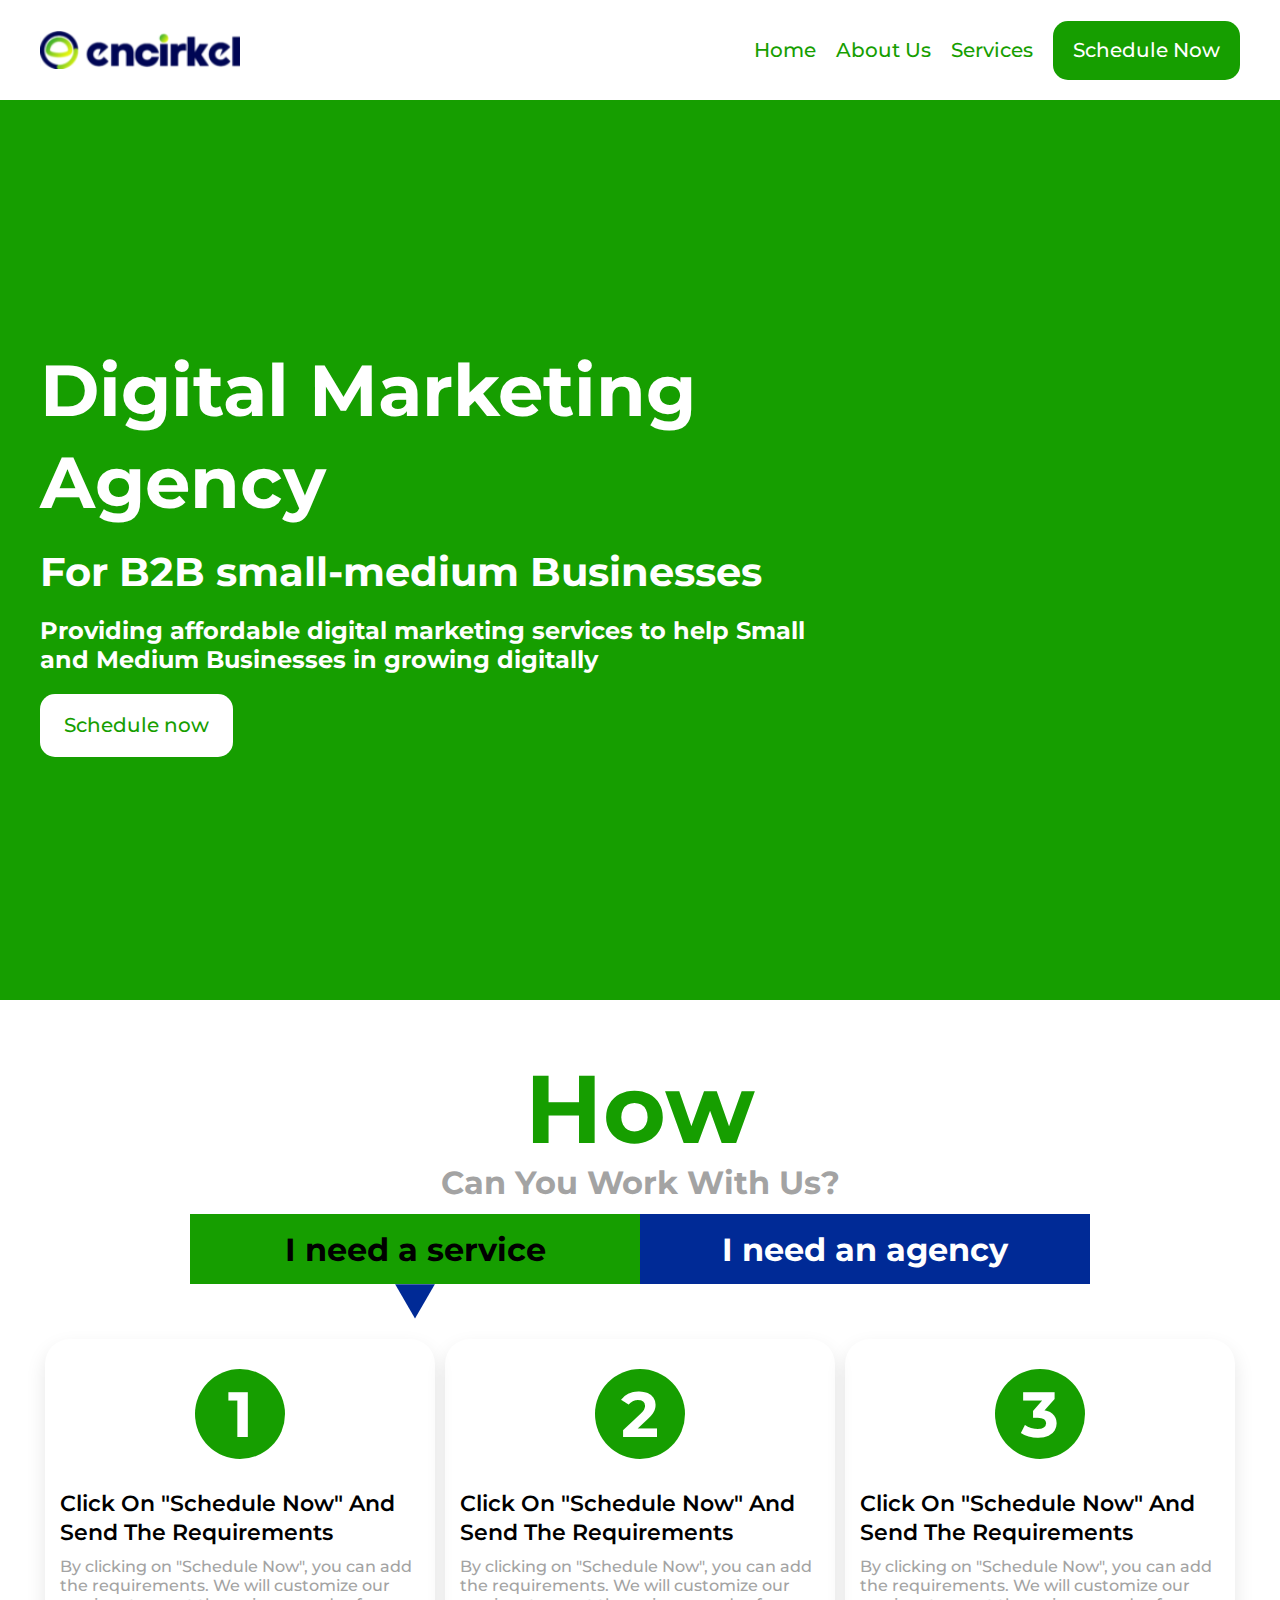
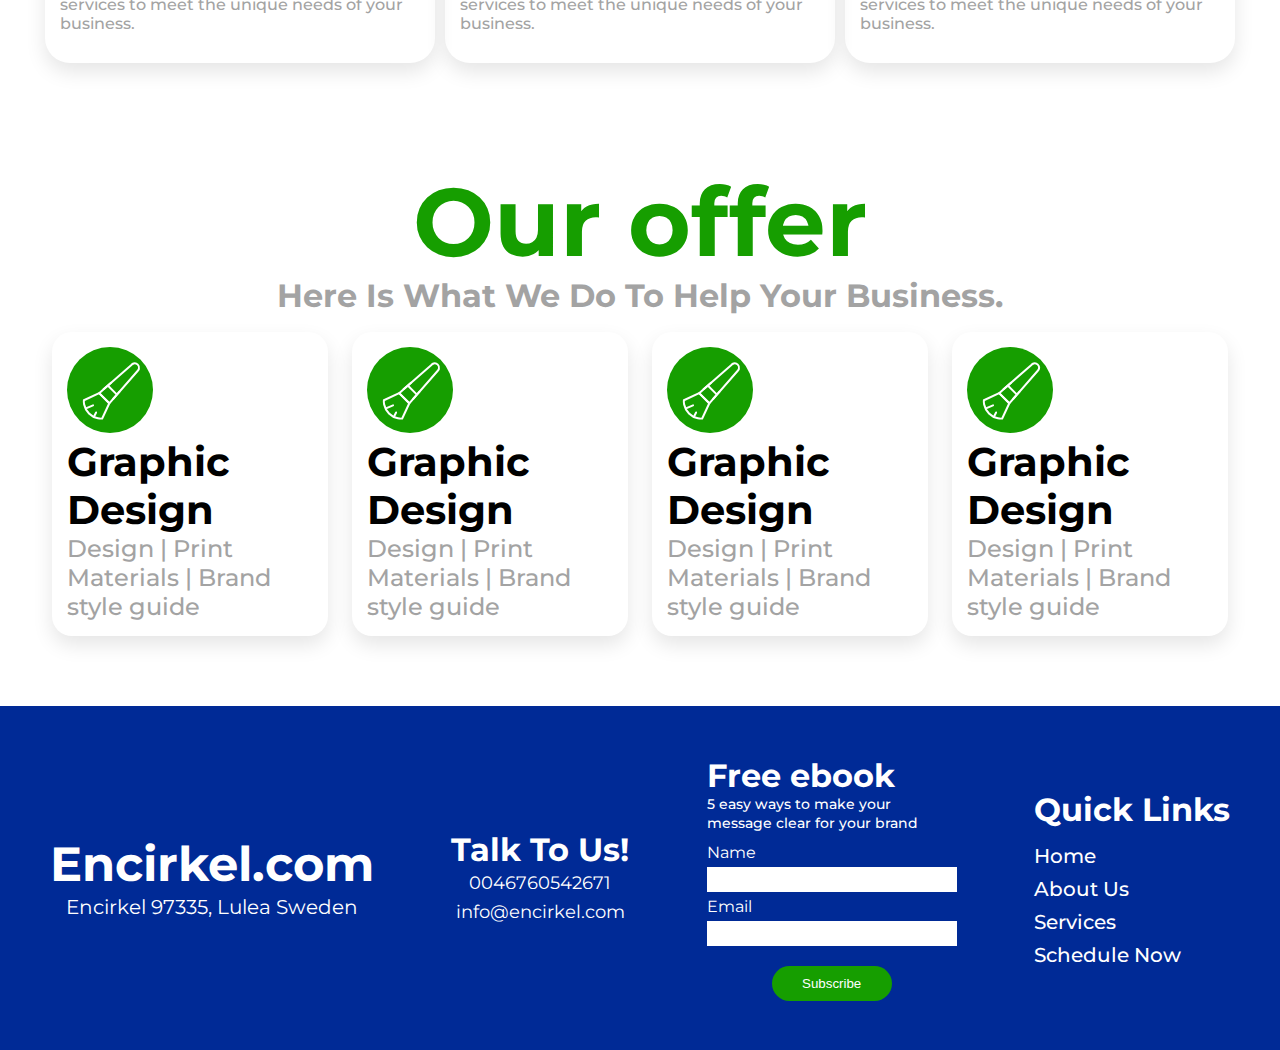
<file: index.html>
<!DOCTYPE html>
<html lang="en">
  <head>
    <meta charset="UTF-8">
    <meta name="viewport" content="width=device-width, initial-scale=1.0">
    <title>Home</title>

    <link rel="stylesheet" href="style.css">
    <link rel="stylesheet" href="responsiveness.css">
  </head>
  <body>


    <nav class="navbar">
      <div class="logo-img">
        <img src="assets/encirkel.svg" alt="loggers" width="100%">
      </div>

      <div class="nav-menu">
        <div class="menu">
          <a class="menu-item" href="index.html">Home</a>
          <a class='menu-item' href='aboutus.html' target="_blank">About Us</a>
          <a class='menu-item' href='services.html' target="_blank">Services</a>
        </div>
        <a class='menu-button' href='schedule.html' target="_blank">Schedule Now</a>
      </div>
    </nav>


    <section class="hero-section">
      <div class="hero-item1">Digital Marketing <br/>Agency</div>
      <div class="hero-item2">For B2B small-medium Businesses</div>
      <div class="hero-item3">
        Providing affordable digital marketing services to help Small <br/>
        and Medium Businesses in growing digitally
      </div>
      <div class="hero-item">
        <div class="menu-item-cta customCTA">Schedule now</div>
      </div>
    </section>


    <section class="work">

      <h1 class="main-heading">How</h1>
      <p class="sub-heading">Can You Work With Us?</p>
      <div class="sevices">
        <div class="service">I need a service</div>
        <div class="agency">I need an agency</div>
        <img src="assets/Polygon.svg" class="triangle">
      </div>

      <div class="cards">
        <div class="card">
          <h1 class="number">1</h1>
          <p class="main-para">
            Click On "Schedule Now" And Send The Requirements
          </p>
          <p class="sub-para">
            By clicking on "Schedule Now", you can add the requirements. We will
            customize our services to meet the unique needs of your business.
          </p>
        </div>

        <div class="card">
          <h1 class="number">2</h1>
          <p class="main-para">
            Click On "Schedule Now" And Send The Requirements
          </p>
          <p class="sub-para">
            By clicking on "Schedule Now", you can add the requirements. We will
            customize our services to meet the unique needs of your business.
          </p>
        </div>

        <div class="card">
          <h1 class="number">3</h1>
          <p class="main-para">
            Click On "Schedule Now" And Send The Requirements
          </p>
          <p class="sub-para">
            By clicking on "Schedule Now", you can add the requirements. We will
            customize our services to meet the unique needs of your business.
          </p>
        </div>
      </div>

    </section>


    <section class="offer">
      <h1 class="main-heading">Our offer</h1>
      <p class="sub-heading">Here Is What We Do To Help Your Business.</p>

      <div class="offers">

        <div class="offer-card">
          <h1 class="brush">
            <img src="assets/icon-design.svg" alt="">
          </h1>
          <h1 class="offer-heading">Graphic Design</h1>
          <p class="offer-description">
            Design | Print Materials | Brand style guide
          </p>
        </div>

        <div class="offer-card">
          <h1 class="brush">
            <img src="assets/icon-design.svg" alt="">
          </h1>
          <h1 class="offer-heading">Graphic Design</h1>
          <p class="offer-description">
            Design | Print Materials | Brand style guide
          </p>
        </div>

        <div class="offer-card">
          <h1 class="brush">
            <img src="assets/icon-design.svg" alt="">
          </h1>
          <h1 class="offer-heading">Graphic Design</h1>
          <p class="offer-description">
            Design | Print Materials | Brand style guide
          </p>
        </div>

        <div class="offer-card">
          <h1 class="brush">
            <img src="assets/icon-design.svg" alt="">
          </h1>
          <h1 class="offer-heading">Graphic Design</h1>
          <p class="offer-description">
            Design | Print Materials | Brand style guide
          </p>
        </div>
      </div>

    </section>


    <footer class="footer">
      <div class="info">
        <h1 class="info-heading">Encirkel.com</h1>
        <p class="info-descrption">Encirkel 97335, Lulea Sweden</p>
      </div>

      <div class="talk">
        <h2 class="talk-heading">Talk To Us!</h2>
        <p class="ph-no">0046760542671</p>
        <p class="info-email">info@encirkel.com</p>
      </div>

      <div class="ebook">
        <h2 class="ebook-heading">Free ebook</h2>
        <p class="ebook-description">
          5 easy ways to make your message clear for your brand
        </p>

        <form class="contact">
          <label for="name">Name</label>
          <input type="text" name="" id="name">
          <label for="email">Email</label>
          <input type="email" name="" id="email">
        </form>
        <button class="contact-btn">Subscribe</button>
      </div>

      <div class="links">
        <h2 class="link-heading">Quick Links</h2>
        <div class="menu-link">
          <a class="menu1" href="index.html">Home</a>
          <a class='menu1' href='aboutus.html' target="_blank">About Us</a>
          <a class='menu1' href='schedule.html' target="_blank">Services</a>
          <a class='menu1' href='schedule.html' target="_blank">Schedule Now</a>
        </div>

      </div>
    </footer>
  </body>
</html>
</file>
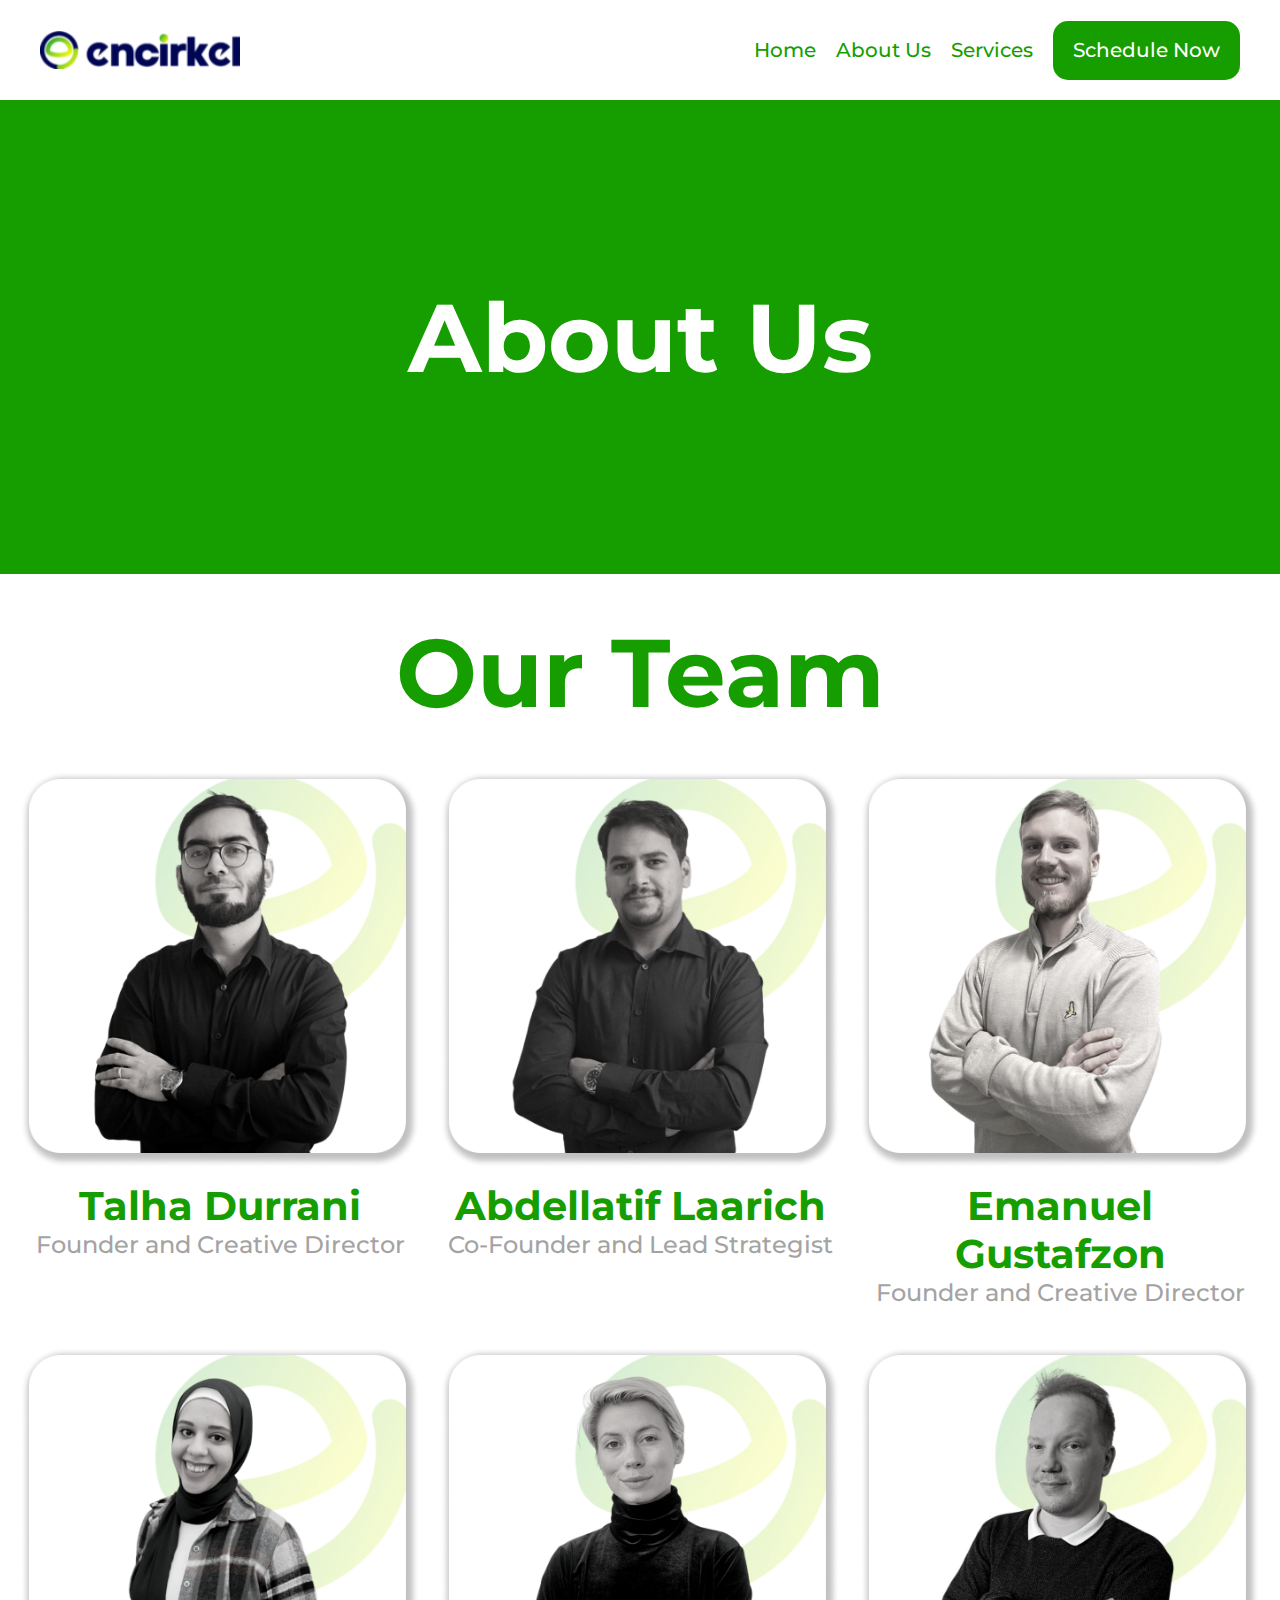
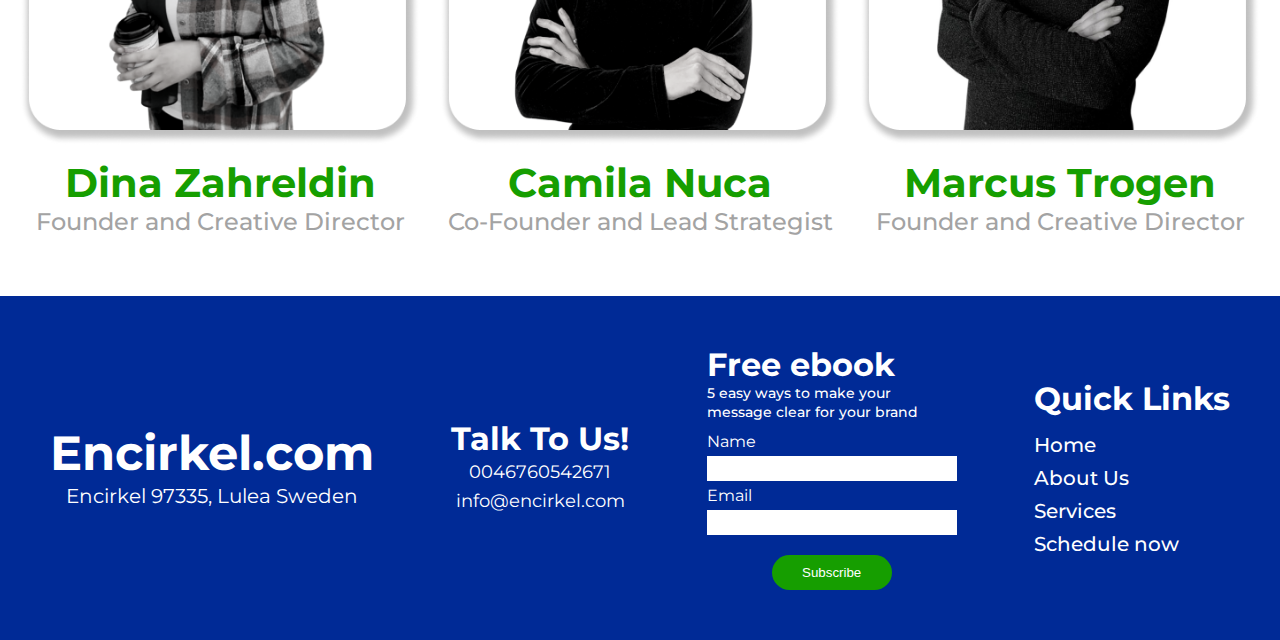
<file: aboutus.html>
<!DOCTYPE html>
<html lang="en">
  <head>
    <meta charset="UTF-8">
    <meta name="viewport" content="width=device-width, initial-scale=1.0">
    <title>About Us</title>

    <link rel="stylesheet" href="aboutstyle.css">

  </head>
  <body>

    <nav class="navbar">
      <div class="logo-img">
        <img src="assets/encirkel.svg" alt="loggers" width="100%">
      </div>
      <div class="nav-menu">
        <div class="menu">
          <a class='menu-item' href='index.html'>Home</a>
          <a class="menu-item" href="aboutus.html" >About Us</a>
          <a class='menu-item' href='services.html'>Services</a>
        </div>
        <a class='menu-button' href='schedule.html'>Schedule Now</a>
      </div>
    </nav>


    <section class="about-us">
      <h1 class="main-heading">About Us</h1>
    </section>

    <section class="section-1">
      <h1 class="team">Our Team</h1>
      <div class="team-member">
        <div class="member">
          <img src="assets/a.png" alt="" width="95%">
          <h3 class="member-name">Talha Durrani</h3>
          <p class="member-position">Founder and Creative Director</p>
        </div>
        <div class="member">
          <img src="assets/b.png" alt="" width="95%">
          <h3 class="member-name">Abdellatif Laarich</h3>
          <p class="member-position">Co-Founder and Lead Strategist</p>
        </div>
        <div class="member">
          <img src="assets/c.png" alt="" width="95%">
          <h3 class="member-name">Emanuel Gustafzon</h3>
          <p class="member-position">Founder and Creative Director</p>
        </div>
        <div class="member">
          <img src="assets/d.png" width="95%">
          <h3 class="member-name">Dina Zahreldin</h3>
          <p class="member-position">Founder and Creative Director</p>
        </div>
        <div class="member">
          <img src="assets/e.png" alt="" width="95%">
          <h3 class="member-name">Camila Nuca</h3>
          <p class="member-position">Co-Founder and Lead Strategist</p>
        </div>
        <div class="member">
          <img src="assets/f.png" alt="" width="95%">
          <h3 class="member-name">Marcus Trogen</h3>
          <p class="member-position">Founder and Creative Director</p>
        </div>
      </div>
    </section>


    <footer class="footer">
      <div class="info">
        <h1 class="info-heading">Encirkel.com</h1>
        <p class="info-descrption">Encirkel 97335, Lulea Sweden</p>
      </div>

      <div class="talk">
        <h2 class="talk-heading">Talk To Us!</h2>
        <p class="ph-no">0046760542671</p>
        <p class="info-email">info@encirkel.com</p>
      </div>

      <div class="ebook">
        <h2 class="ebook-heading">Free ebook</h2>
        <p class="ebook-description">
          5 easy ways to make your message clear for your brand
        </p>

        <form class="contact">
          <label for="name">Name</label>
          <input type="text" name="" id="name">
          <label for="email">Email</label>
          <input type="email" name="" id="email">
        </form>
        <button class="contact-btn">Subscribe</button>
      </div>

      <div class="links">
        <h2 class="link-heading">Quick Links</h2>
        <div class="menu-link">
          <a class='menu1' href='index.html' target="_blank">Home</a>
          <a class='menu1' href="aboutus.html" target="_blank">About Us</a>
          <a class='menu1' href='services.html' target="_blank">Services</a>
          <a class='menu1' href='schedule.html' target="_blank">Schedule now</a>
        </div>

      </div>
    </footer>
  </body>
</html>
</file>
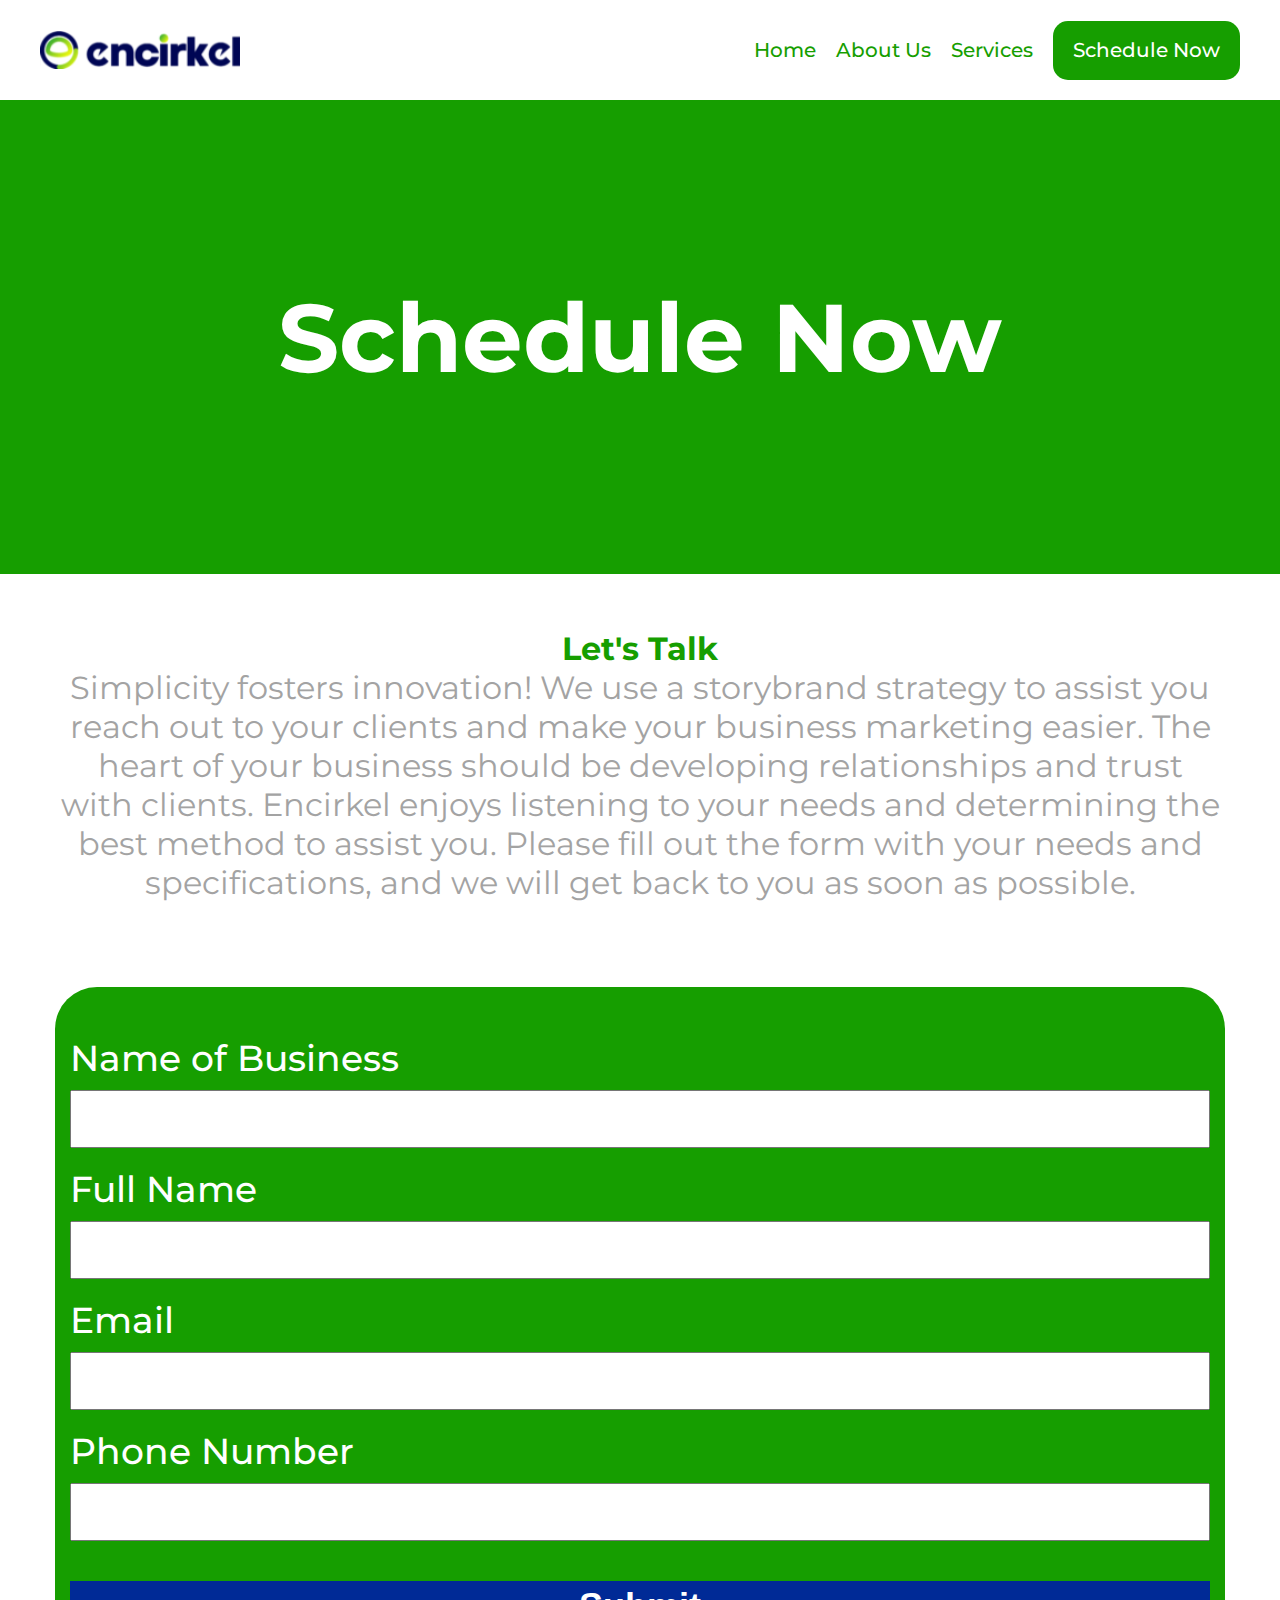
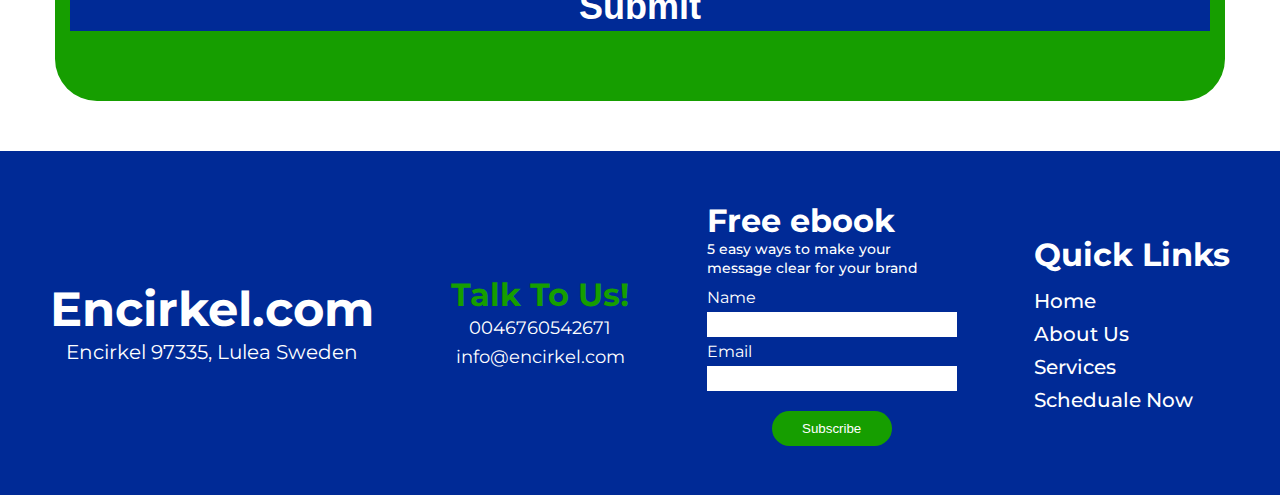
<file: schedule.html>
<!DOCTYPE html>
<html lang="en">
  <head>
    <meta charset="UTF-8">
    <meta name="viewport" content="width=device-width, initial-scale=1.0">
    <title>Schedule Now</title>

    <link rel="stylesheet" href="schedule.css">
  </head>
  <body>

    <nav class="navbar">
      <div class="logo-img">
        <img src="assets/encirkel.svg" alt="loggers" width="100%">
      </div>
      <div class="nav-menu">
        <div class="menu">
          <a class='menu-item' href='/'>Home</a>
          <a class='menu-item' href='/pages/aboutus/'>About Us</a>
          <a class='menu-item' href='/pages/services/'>Services</a>
        </div>
        <a href="#" class="menu-button">Schedule Now</a>
      </div>
    </nav>

    <section class="about-us">
      <h1 class="main-heading">Schedule Now</h1>
    </section>

    <section class="section">
      <div class="talk-page">
        <h1 class="talk-heading">Let's Talk</h1>
        <p class="talk-para">
          Simplicity fosters innovation! We use a storybrand strategy to assist
          you reach out to your clients and make your business marketing easier.
          The heart of your business should be developing relationships and
          trust with clients. Encirkel enjoys listening to your needs and
          determining the best method to assist you. Please fill out the form
          with your needs and specifications, and we will get back to you as
          soon as possible.
        </p>
      </div>

      <form class="talk-form">
        <label for="">Name of Business</label>
        <input type="text">
        <label for="">Full Name</label>
        <input type="text">
        <label for="">Email</label>
        <input type="email">
        <label for="">Phone Number</label>
        <input type="number">
        <div>
          <button class="talk-form-btn">Submit</button>
        </div>
      </form>
    </section>


       <footer class="footer">
        <div class="info">
          <h1 class="info-heading">Encirkel.com</h1>
          <p class="info-descrption">Encirkel 97335, Lulea Sweden</p>
        </div>
        <div class="talk">
          <h2 class="talk-heading">Talk To Us!</h2>
          <p class="ph-no">0046760542671</p>
          <p class="info-email">info@encirkel.com</p>
        </div>

        <div class="ebook">
          <h2 class="ebook-heading">Free ebook</h2>
          <p class="ebook-description">5 easy ways to make your 
            message clear for your brand</p>
            <form class="contact">
              <label for="name">Name</label>
              <input type="text" name="" id="name">
              <label for="email">Email</label>
              <input type="email" name="" id="email">
            </form>
            <button class="contact-btn">Subscribe</button>
        </div>

        <div class="links">
          <h2 class="link-heading">Quick Links</h2>
          <div class="menu-link">
            <a class="menu1" href="index.html">Home</a>
            <a class='menu1' href='aboutus.html'>About Us</a>
            <a class='menu1' href='services.html'>Services</a>
            <a class='menu1' href='schedule.html'>Scheduale Now</a>
          </div>

        </div>
      </footer>
  </body>
</html>
</file>
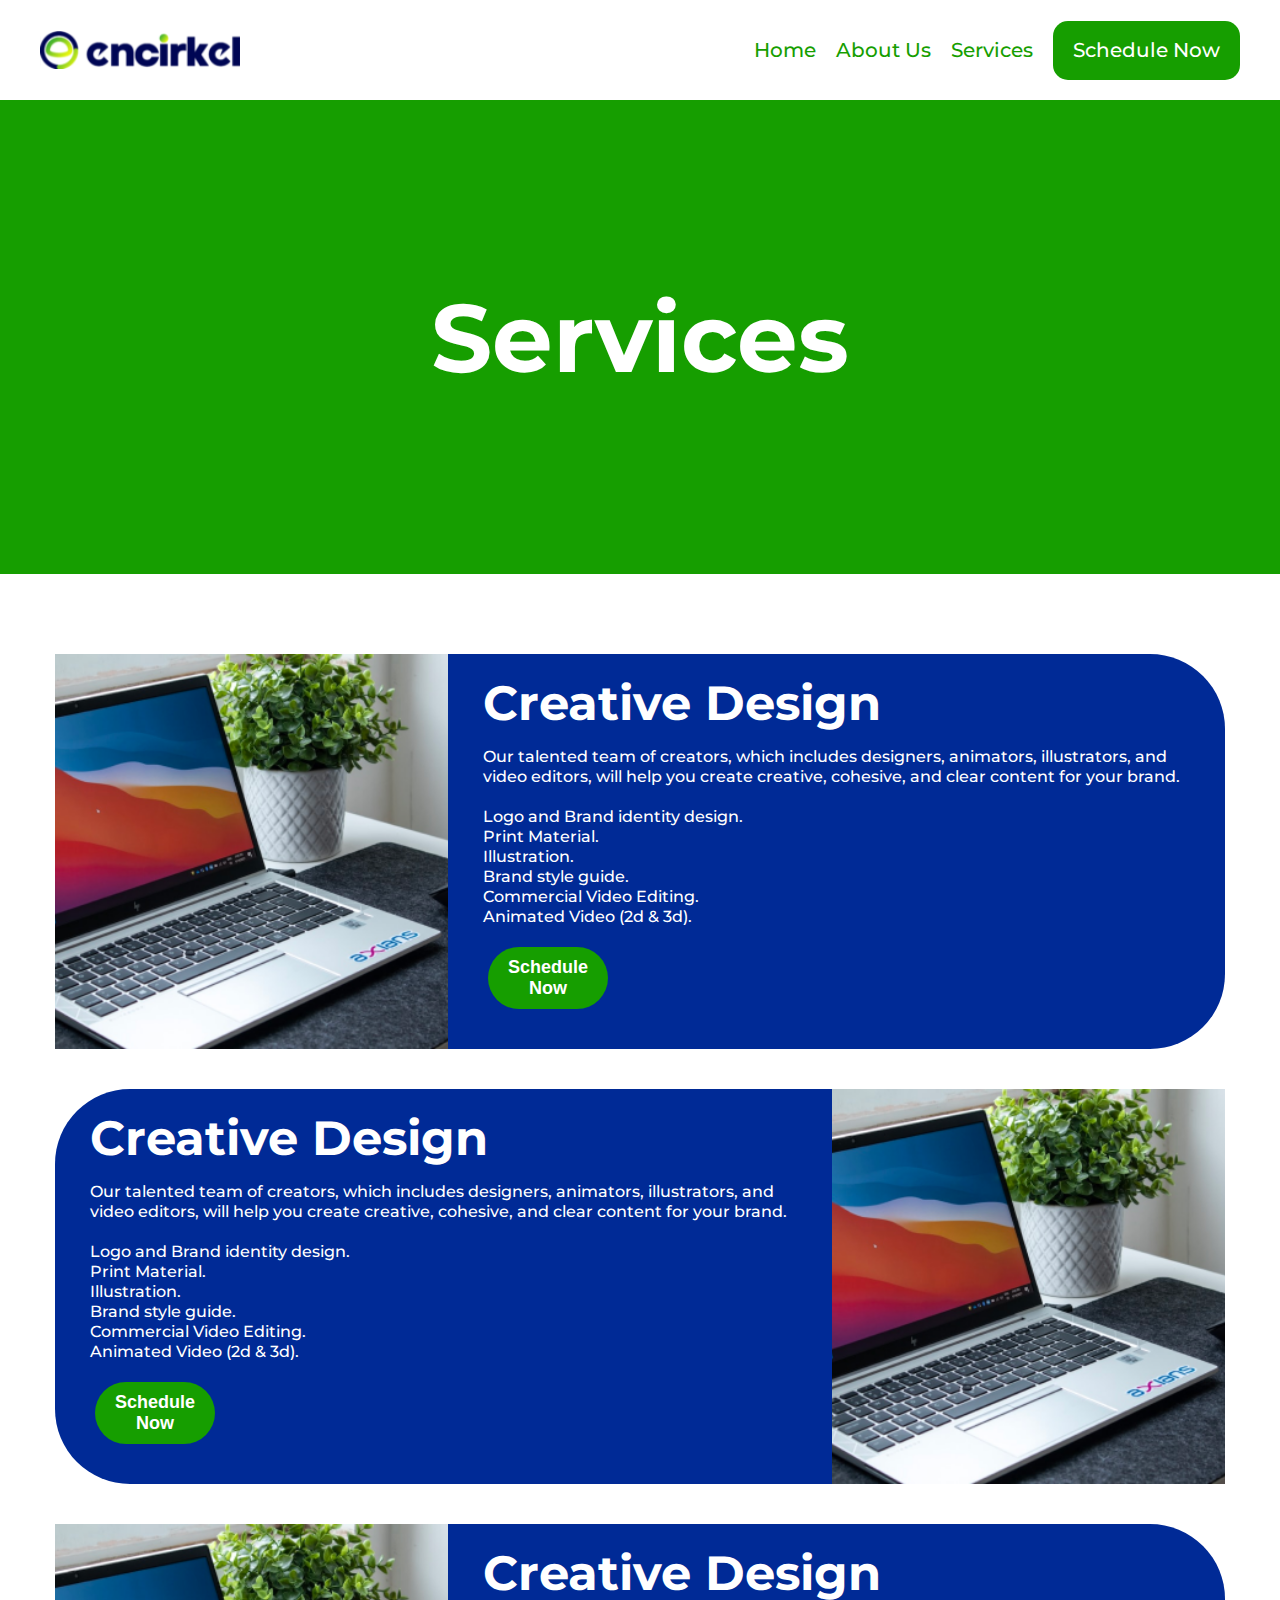
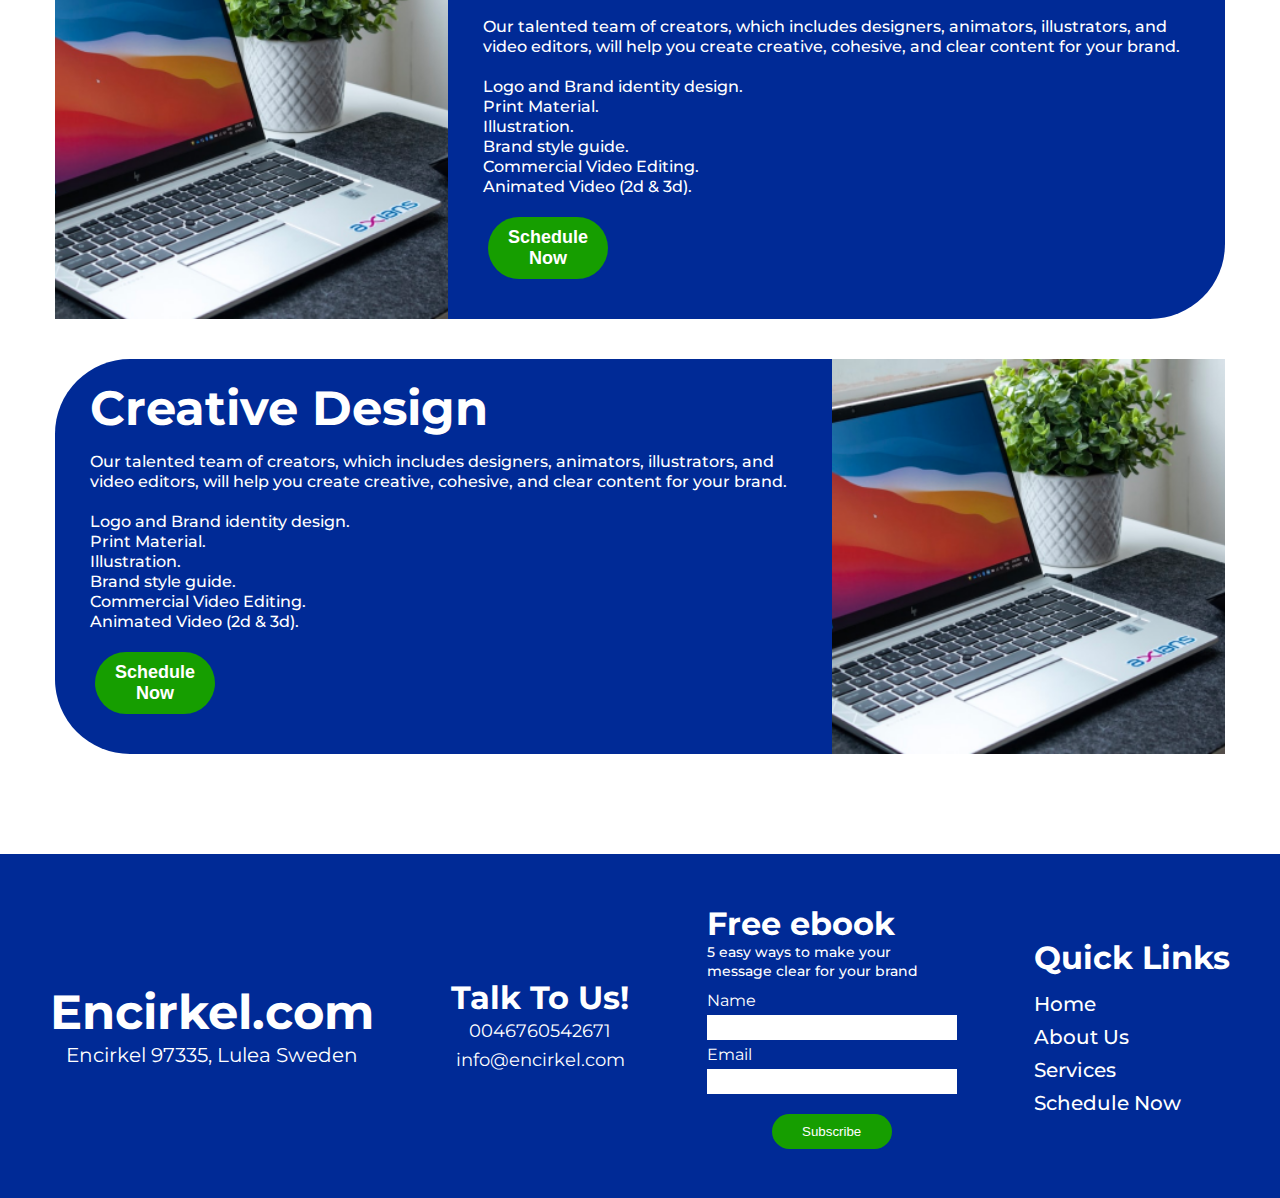
<file: services.html>
<!DOCTYPE html>
<html lang="en">
  <head>
    <meta charset="UTF-8">
    <meta name="viewport" content="width=device-width, initial-scale=1.0">
    <title>Services</title>

    <link rel="stylesheet" href="services.css">

  </head>
  <body>

    <nav class="navbar">
      <div class="logo-img">
        <img src="assets/encirkel.svg" alt="loggers" width="100%">
      </div>
      <div class="nav-menu">
        <div class="menu">
          <a class='menu-item' href='index.html'>Home</a>
          <a class='menu-item' href='aboutus.html'>About Us</a>
          <a class='menu-item' href="services.html">Services</a>
        </div>
        <a class='menu-button' href='schedule.html'>Schedule Now</a>
      </div>
    </nav>

    <section class="about-us">
      <h1 class="main-heading">Services</h1>
    </section>


    <section class="services">
      <div class="service-card1">
          <img src="assets/Rectangle 15.png" alt="">
     
        <div class="data1">
          <div class="rapper">
            <h1 class="data-heading">Creative Design</h1>
            <p class="data-discription">
              Our talented team of creators, which includes designers,
              animators, illustrators, and video editors, will help you create
              creative, cohesive, and clear content for your brand.
              <br />
              <br />
              Logo and Brand identity design.
              <br />
              Print Material.
              <br />
              Illustration.
              <br />
              Brand style guide.
              <br />
              Commercial Video Editing.
              <br />
              Animated Video (2d & 3d).
            </p>
          </div>
          <button class="contact-btn service-btn">Schedule Now</button>
        </div>
      </div>

      <div class="service-card2">
          <img src="assets/Rectangle 15.png" alt="">
     
        <div class="data2">
          <div class="rapper">
            <h1 class="data-heading">Creative Design</h1>
            <p class="data-discription">
              Our talented team of creators, which includes designers,
              animators, illustrators, and video editors, will help you create
              creative, cohesive, and clear content for your brand.
              <br/>
              <br/>
              Logo and Brand identity design.
              <br/>
              Print Material.
              <br/>
              Illustration.
              <br/>
              Brand style guide.
              <br/>
              Commercial Video Editing.
              <br/>
              Animated Video (2d & 3d).
            </p>
          </div>
          <button class="contact-btn service-btn">Schedule Now</button>
        </div>
      </div>

      <div class="service-card1">
          <img src="assets/Rectangle 15.png" alt="">
     
        <div class="data1">
          <div class="rapper">
            <h1 class="data-heading">Creative Design</h1>
            <p class="data-discription">
              Our talented team of creators, which includes designers,
              animators, illustrators, and video editors, will help you create
              creative, cohesive, and clear content for your brand.
              <br/>
              <br/>
              Logo and Brand identity design.
              <br/>
              Print Material.
              <br/>
              Illustration.
              <br/>
              Brand style guide.
              <br/>
              Commercial Video Editing.
              <br/>
              Animated Video (2d & 3d).
            </p>
          </div>
          <button class="contact-btn service-btn">Schedule Now</button>
        </div>
      </div>

      <div class="service-card2">
          <img src="assets/Rectangle 15.png" alt="">
     
        <div class="data2">
          <div class="rapper">
            <h1 class="data-heading">Creative Design</h1>
            <p class="data-discription">
              Our talented team of creators, which includes designers,
              animators, illustrators, and video editors, will help you create
              creative, cohesive, and clear content for your brand.
              <br/>
              <br/>
              Logo and Brand identity design.
              <br />
              Print Material.
              <br/>
              Illustration.
              <br/>
              Brand style guide.
              <br/>
              Commercial Video Editing.
              <br/>
              Animated Video (2d & 3d).
            </p>
          </div>
          <button class="contact-btn service-btn">Schedule Now</button>
        </div>
      </div>
    </section>

    <footer class="footer">
      <div class="info">
        <h1 class="info-heading">Encirkel.com</h1>
        <p class="info-descrption">Encirkel 97335, Lulea Sweden</p>
      </div>

      <div class="talk">
        <h2 class="talk-heading">Talk To Us!</h2>
        <p class="ph-no">0046760542671</p>
        <p class="info-email">info@encirkel.com</p>
      </div>

      <div class="ebook">
        <h2 class="ebook-heading">Free ebook</h2>
        <p class="ebook-description">
          5 easy ways to make your message clear for your brand
        </p>

        <form class="contact">
          <label for="name">Name</label>
          <input type="text" name="" id="name">
          <label for="email">Email</label>
          <input type="email" name="" id="email">
        </form>
        <button class="contact-btn">Subscribe</button>
      </div>

      <div class="links">
        <h2 class="link-heading">Quick Links</h2>
        <div class="menu-link">
          <a class="menu1" href="index.html">Home</a>
          <a class='menu1' href='aboutus.html'>About Us</a>
          <a class='menu1' href='services.html'>Services</a>
          <a class='menu1' href='schedule.html'>Schedule Now</a>
        </div>

      </div>
    </footer>
  </body>
</html>
</file>
<file: style.css>
@import url("https://fonts.googleapis.com/css2?family=Montserrat:ital,wght@0,100..900;1,100..900&display=swap");
* {
  box-sizing: border-box;
  padding: 0;
  margin: 0;
}

body {
  font-family: "Montserrat", sans-serif;
}

.navbar {
  display: flex;
  padding: 10px 20px;
  background-color: #ffffff;
  gap: 20px;
  justify-content: space-between;
  align-items: center;
}

.logo-img {
  cursor: pointer;
  width: 200px;
  height: 60px;
  display: flex;
  justify-content: space-between;
  align-items: center;
}

.nav-menu {
  display: flex;
  gap: 20px;
  align-items: center;
}

.menu {
  display: flex;
  gap: 20px;
  align-items: center;
}

.menu-item {
  color: #169e00;
  font-weight: 500;
  font-size: 20px;
  line-height: 39px;
  cursor: pointer;
  text-decoration: none;
}

.menu-button,
.menu-item-cta {
  color: #ffffff;
  font-weight: 500;
  font-size: 20px;
  line-height: 39px;
  cursor: pointer;
  background-color: #169e00;
  padding: 5px 10px;
  border-radius: 15px;
  border: none;
  text-decoration: none;
}

.hero-section {
  background-color: #169e00;
  color: white;
  height: 100vh;
  display: flex;
  flex-direction: column;
  justify-content: center;
  padding: 40px;
  gap: 20px;
}
.hero-item1 {
  font-weight: 700;
  font-size: 72px;
  line-height: 92px;
}
.hero-item2 {
  font-weight: 700;
  font-size: 40px;
  line-height: 48px;
}
.hero-item3 {
  font-weight: 700;
  font-size: 24px;
  line-height: 29px;
}

.customCTA {
  color: #169e00 !important;
  background-color: white !important;
  width: max-content;
}


.work,
.offer {
  padding-top: 50px;
  padding-bottom: 50px;
  margin: auto;
  max-width: 1200px;
}

.main-heading {
  text-align: center;
  color: #169e00;
  font-size: 96px;
  font-weight: 700;
  line-height: 117px;
}

.sub-heading {
  text-align: center;
  color: #a3a3a3;
  font-size: 32px;
  font-weight: 700;
  line-height: 32px;
}

.sevices {
  width: 900px;
  height: 70px;
  margin: auto;
  display: flex;
  justify-content: center;
  margin-top: 15px;
  position: relative;
}

.service,
.agency {
  width: 450px;
  color: #000000;
  background-color: #169e00;
  font-size: 32px;
  font-weight: 700;
  line-height: 39px;
  display: flex;
  align-items: center;
  justify-content: center;
}

.agency {
  color: #ffffff !important;
  background-color: #002a96 !important;
}


.triangle {
  width: 40px;
  height: 40px;
  position: absolute;
  left: 205px;
  bottom: -37px;
}

.main-heading{
    font-family: "Montserrat", sans-serif;
}

.cards {
  margin-top: 55px;
  display: flex;
  flex-wrap: wrap;
  align-content: center;
  justify-content: space-between;
}

.card {
  border-radius: 25px;
  width: 390px;
  max-height: 397px;
  display: flex;
  flex-direction: column;
  align-items: center;
  justify-content: space-between;
  padding: 30px 15px;
  box-shadow: 0 9px 20px rgba(0, 0, 0, 0.1);
  transition: transform 0.3s ease, box-shadow 0.3s ease; 
}
.card:hover{
    transform: translateY(-15px);
}

.number {
  width: 90px;
  height: 90px;
  background-color: #169e00;
  border-radius: 50%;
  display: flex;
  align-items: center;
  justify-content: center;
  color: #ffffff;
  font-size: 64px;
  font-weight: 700;
  line-height: 78px;
}

.main-para {
  margin-top: 30px;
  color: #000000;
  font-size: 22px;
  font-weight: 600;
  line-height: 29px;
}

.sub-para {
  color: #a3a3a3;
  font-size: 16px;
  font-weight: 500;
  line-height: 19px;
  margin-top: 10px;
}

.offers {
  display: flex;
  align-items: center;
  justify-content: space-between;
  flex-wrap: wrap;
}

.offer-card {
  border-radius: 20px;
  width: 550px;
  padding: 15px;
  margin-top: 20px;
  box-shadow: 0 9px 20px rgba(0, 0, 0, 0.1);
  transition: transform 0.3s ease, box-shadow 0.3s ease; 
}
.offer-card:hover{
    transform: translateY(-15px);
}

.brush {
  width: 86px;
  height: 86px;
  background-color: #169e00;
  border-radius: 50%;
  display: flex;
  align-items: center;
  justify-content: center;
  color: #ffffff;
  font-size: 64px;
  font-weight: 700;
  line-height: 78px;
}

.offer-heading {
  color: #000000;
  padding-top: 5px;
  font-size: 40px;
  font-weight: 700;
  line-height: 48px;
}

.offer-description {
  color: #a3a3a3;
  font-size: 24;
  font-weight: 500;
  line-height: 29px;
}

.footer {
  display: flex;
  color: #ffffff;
  background-color: #002a96;
  align-items: center;
  justify-content: space-between;
  height: 344px;
  padding: 0px 50px;
  gap: 35px;
}

.info {
  text-align: center;
}
.info-heading {
  font-size: 48px;
  font-weight: 700;
  line-height: 58px;
}
.info-descrption {
  font-size: 20px;
  font-weight: 400;
  line-height: 29px;
}

.talk {
  text-align: center;
}
.talk-heading {
  font-size: 32px;
  font-weight: 700;
  line-height: 39px;
}
.ph-no {
  font-size: 18px;
  font-weight: 400;
  line-height: 29px;
}
.info-email {
  font-size: 18px;
  font-weight: 400;
  line-height: 29px;
}

.ebook {
  display: flex;
  flex-direction: column;
  width: 250px;
}
.ebook-heading {
  font-size: 32px;
  font-weight: 700;
  line-height: 39px;
}
.ebook-description {
  font-size: 14px;
  font-weight: 500;
  line-height: 19px;
}

.contact {
  display: flex;
  flex-direction: column;
  gap: 5px;
  padding: 10px 0;
}

.contact-btn {
  border: none;
  background-color: #169e00;
  color: #ffffff;
  border-radius: 50px;
  padding: 10px;
  width: 120px;
  margin: auto;
  margin-top: 10px;
}

#name,
#email {
  padding: 5px;
  border: none;
}

.links {
  text-align: center;
}
.link-heading {
  font-size: 32px;
  font-weight: 700;
  line-height: 39px;
}
.menu-link {
  display: flex;
  flex-direction: column;
  align-items: start;
  justify-content: center;
  gap: 9px;
  margin-top: 15px;
}
.menu1 {
  color: #ffffff;
  text-decoration: none;
  font-size: 20px;
  font-weight: 500;
  line-height: 24px;
}

.icon {
  text-align: left;
  margin-top: 5px;
}
.icon > i {
  font-size: 24px;
  padding: 0 5px;
}
</file>
<file: responsiveness.css>
/* Mobile screens (320px - 640px) */
@media (max-width: 640px) {
    .navbar {
      flex-direction: column;
      align-items: flex-start;
      padding: 10px;
    }
  
    .logo-img {
      width: 150px;
      height: auto;
    }
  
    .nav-menu {
      flex-direction: column;
      width: 100%;
      align-items: flex-start;
      gap: 10px;
    }
  
    .menu {
      flex-direction: column;
      gap: 10px;
      width: 100%;
    }
  
    .menu-item {
      font-size: 18px;
    }
  
    .menu-button {
      font-size: 18px;
      width: 100%;
      text-align: center;
    }
  
    .hero-section {
      padding: 20px;
      gap: 15px;
    }
  
    .hero-item1 {
      font-size: 36px;
      line-height: 46px;
      text-align: center;
    }
  
    .hero-item2 {
      font-size: 24px;
      line-height: 32px;
      text-align: center;
    }
  
    .hero-item3 {
      font-size: 16px;
      line-height: 24px;
      text-align: center;
    }
    .hero-item {
      margin-inline: auto;
    }
  
    .customCTA {
      font-size: 16px;
      padding: 8px 16px;
      align-self: center;
    }
  
    .main-heading {
      font-size: 48px;
      line-height: 60px;
    }
  
    .sub-heading {
      font-size: 20px;
      line-height: 28px;
      margin-top: 10px;
    }
  
    .sevices {
      flex-direction: column;
      width: 100%;
      height: auto;
      gap: 10px;
      align-items: center;
    }
  
    .service,
    .agency {
      width: 90%;
      font-size: 24px;
      padding: 10px;
    }
  
    .cards {
      flex-direction: column;
      align-items: center;
      gap: 20px;
    }
  
    .card {
      width: 90%;
      padding: 20px;
    }
  
    .number {
      width: 70px;
      height: 70px;
      font-size: 48px;
    }
  
    .main-para {
      font-size: 18px;
      line-height: 24px;
    }
  
    .sub-para {
      font-size: 14px;
      line-height: 20px;
    }
  
    .offers {
      flex-direction: column;
      align-items: center;
      justify-content: center;
    }
  
    .offer-card {
      width: 90%;
      margin-bottom: 20px;
    }
  
    .brush {
      width: 60px;
      height: 60px;
      font-size: 48px;
      line-height: 58px;
    }
  
    .offer-heading {
      font-size: 28px;
      line-height: 36px;
    }
  
    .offer-description {
      font-size: 18px;
      line-height: 24px;
    }

    .footer {
      flex-direction: column;
      padding: 20px 10px;
      height: auto;
      gap: 20px;
    }
  
    .info-heading {
      font-size: 32px;
      line-height: 40px;
    }
  
    .info-descrption {
      font-size: 14px;
      line-height: 20px;
    }
  
    .talk-heading {
      font-size: 24px;
    }
  
    .ph-no,
    .info-email {
      font-size: 14px;
    }
  
    .ebook {
      width: 80%;
      margin: auto;
    }
  
    .ebook-heading {
      font-size: 28px;
    }
  
    .ebook-description {
      font-size: 12px;
    }
  
    .contact-btn {
      width: 100%;
    }
  
    .links {
      width: 100%;
      text-align: center;
    }
  
    .menu-link {
      align-items: center;
    }
  
    .icon {
      text-align: center;
    }
  
    .icon > i {
      font-size: 20px;
    }
  }
  
  /* Tablet screens (640px - 1024px) */
  @media (min-width: 640px) and (max-width: 1024px) {
    .navbar {
      flex-direction: row;
      padding: 15px 30px;
    }
  
    .logo-img {
      width: 180px;
      height: auto;
    }
  
    .nav-menu {
      gap: 15px;
    }
  
    .menu {
      gap: 15px;
    }
  
    .menu-item {
      font-size: 18px;
    }
  
    .menu-button {
      font-size: 18px;
      padding: 8px 15px;
    }
  
    .hero-section {
      padding: 30px;
      gap: 18px;
    }
  
    .hero-item1 {
      font-size: 48px;
      line-height: 60px;
    }
  
    .hero-item2 {
      font-size: 28px;
      line-height: 36px;
    }
  
    .hero-item3 {
      font-size: 20px;
      line-height: 28px;
    }
  
    .customCTA {
      font-size: 18px;
      padding: 10px 18px;
    }

    .main-heading {
      font-size: 64px;
      line-height: 80px;
    }
  
    .sub-heading {
      font-size: 28px;
      line-height: 36px;
    }
  
    .sevices {
      width: 100%;
      height: auto;
      justify-content: center;
    }
  
    .service,
    .agency {
      width: 48%;
      font-size: 28px;
    }
  
    .cards {
      flex-direction: row;
      gap: 15px;
      justify-content: space-around;
    }
  
    .card {
      width: 48%;
    }
  
    .number {
      width: 80px;
      height: 80px;
      font-size: 56px;
    }
  
    .main-para {
      font-size: 20px;
    }
  
    .sub-para {
      font-size: 16px;
    }

    .offers {
      flex-direction: row;
      justify-content: space-evenly;
    }
  
    .offer-card {
      width: 45%;
      margin-bottom: 20px;
    }
  
    .brush {
      width: 75px;
      height: 75px;
      font-size: 56px;
      line-height: 68px;
    }
  
    .offer-heading {
      font-size: 32px;
      line-height: 40px;
    }
  
    .offer-description {
      font-size: 20px;
      line-height: 26px;
    }

    .footer {
      flex-direction: column;
      padding: 20px;
      height: auto;
    }
  
    .footer > .info,
    .footer > .talk {
      width: 100%;
      margin-bottom: 20px;
      text-align: center;
    }
  
    .footer > .ebook,
    .footer > .links {
      width: 100%;
      text-align: center;
    }
  
    .info-heading {
      font-size: 40px;
    }
  
    .talk-heading {
      font-size: 28px;
    }
  
    .ebook-heading {
      font-size: 28px;
    }
  
    .ebook-description {
      font-size: 14px;
    }
  
    .contact-btn {
      width: 120px;
    }
  
    .links {
      width: 100%;
    }
  
    .icon > i {
      font-size: 22px;
    }
  }
  
  /* Desktop screens (above 1024px) */
  @media (min-width: 1024px) {
    .navbar {
      padding: 20px 40px;
    }
  
    .logo-img {
      width: 200px;
      height: 60px;
    }
  
    .menu-item {
      font-size: 20px;
    }
  
    .menu-button {
      font-size: 20px;
      padding: 10px 20px;
    }
  

    .hero-section {
      padding: 40px;
    }
  
    .hero-item1 {
      font-size: 72px;
      line-height: 92px;
    }
  
    .hero-item2 {
      font-size: 40px;
      line-height: 48px;
    }
  
    .hero-item3 {
      font-size: 24px;
      line-height: 29px;
    }
  
    .customCTA {
      font-size: 20px;
      padding: 12px 24px;
    }
  

    .main-heading {
      font-size: 96px;
      line-height: 117px;
    }
  
    .sub-heading {
      font-size: 32px;
      line-height: 32px;
    }
  
    .sevices {
      width: 900px;
    }
  
    .service,
    .agency {
      width: 450px;
    }
  
    .cards {
      justify-content: space-around;
    }
  
    .card {
      width: 390px;
    }
  
    .number {
      width: 90px;
      height: 90px;
      font-size: 64px;
    }
  
    .main-para {
      font-size: 22px;
    }
  
    .sub-para {
      font-size: 16px;
    }

    .offers {
      justify-content: space-around;
    }
  
    .offer-card {
      width: 23%;
      margin-bottom: 20px;
    }
  
    .brush {
      width: 86px;
      height: 86px;
      font-size: 64px;
      line-height: 78px;
    }
  
    .offer-heading {
      font-size: 40px;
      line-height: 48px;
    }
  
    .offer-description {
      font-size: 24px;
      line-height: 29px;
    }
  

    .footer {
      flex-direction: row;
      justify-content: space-between;
      height: 344px;
    }
  
    .info-heading {
      font-size: 48px;
      line-height: 58px;
    }
  
    .info-descrption {
      font-size: 20px;
    }
  
    .talk-heading {
      font-size: 32px;
    }
  
    .ph-no,
    .info-email {
      font-size: 18px;
    }
  
    .ebook {
      width: 250px;
    }
  
    .ebook-heading {
      font-size: 32px;
    }
  
    .ebook-description {
      font-size: 14px;
    }
  
    .contact-btn {
      width: 120px;
    }
  
    .menu1 {
      font-size: 20px;
    }
  
    .icon > i {
      font-size: 24px;
    }
  }
</file>
<file: aboutstyle.css>
@import url("https://fonts.googleapis.com/css2?family=Montserrat:ital,wght@0,100..900;1,100..900&display=swap");
* {
  box-sizing: border-box;
  padding: 0;
  margin: 0;
}

body {
  font-family: "Montserrat", sans-serif;
}

.navbar {
  display: flex;
  padding: 10px 20px;
  background-color: #ffffff;
  gap: 20px;
  justify-content: space-between;
  align-items: center;
}

.logo-img {
  cursor: pointer;
  width: 200px;
  height: 60px;
  display: flex;
  justify-content: space-between;
  align-items: center;
}

.nav-menu {
  display: flex;
  gap: 20px;
  align-items: center;
}

.menu {
  display: flex;
  gap: 20px;
  align-items: center;
}

.menu-item {
  color: #169e00;
  font-weight: 500;
  font-size: 20px;
  line-height: 39px;
  cursor: pointer;
  text-decoration: none;
}

.menu-button,
.menu-item-cta {
  color: #ffffff;
  font-weight: 500;
  font-size: 20px;
  line-height: 39px;
  cursor: pointer;
  background-color: #169e00;
  padding: 5px 10px;
  border-radius: 15px;
  border: none;
  text-decoration: none;
}

.about-us {
  background-color: #169e00;
  min-height: 474px;
  display: flex;
  align-items: center;
  justify-content: center;
  color: #ffffff;
}

.main-heading {
  font-size: 96px;
  font-weight: 700;
  line-height: 117px;
}

.section-1 {
  width: 100%;
  max-width: 1300px;
  margin: 40px auto;
  text-align: center;
  padding: 0 20px;
}

.team {
  color: #169e00;
  font-size: 96px;
  font-weight: 700;
  line-height: 117px;
  margin-bottom: 40px;
}

.team-member {
  display: flex;
  flex-wrap: wrap;
  justify-content: space-between;
  gap: 20px;
}

.member {
  width: 400px;
  height: auto;
  margin-bottom: 20px;
}

.member img {
  width: 100%;
  border-radius: 10px;
}

.member-name {
  color: #169e00;
  font-size: 40px;
  font-weight: 700;
  line-height: 48px;
  margin-top: 10px;
}

.member-position {
  color: #a3a3a3;
  font-size: 24px;
  font-weight: 500;
  line-height: 29px;
}

.footer {
  display: flex;
  color: #ffffff;
  background-color: #002a96;
  align-items: center;
  justify-content: space-between;
  height: 344px;
  padding: 0px 50px;
  gap: 35px;
}

.info {
  text-align: center;
}
.info-heading {
  font-size: 48px;
  font-weight: 700;
  line-height: 58px;
}
.info-descrption {
  font-size: 20px;
  font-weight: 400;
  line-height: 29px;
}

.talk {
  text-align: center;
}
.talk-heading {
  font-size: 32px;
  font-weight: 700;
  line-height: 39px;
}
.ph-no {
  font-size: 18px;
  font-weight: 400;
  line-height: 29px;
}
.info-email {
  font-size: 18px;
  font-weight: 400;
  line-height: 29px;
}

.ebook {
  display: flex;
  flex-direction: column;
  width: 250px;
}
.ebook-heading {
  font-size: 32px;
  font-weight: 700;
  line-height: 39px;
}
.ebook-description {
  font-size: 14px;
  font-weight: 500;
  line-height: 19px;
}

.contact {
  display: flex;
  flex-direction: column;
  gap: 5px;
  padding: 10px 0;
}

.contact-btn {
  border: none;
  background-color: #169e00;
  color: #ffffff;
  border-radius: 50px;
  padding: 10px;
  width: 120px;
  margin: auto;
  margin-top: 10px;
}

#name,
#email {
  padding: 5px;
  border: none;
}

.links {
  text-align: center;
}
.link-heading {
  font-size: 32px;
  font-weight: 700;
  line-height: 39px;
}
.menu-link {
  display: flex;
  flex-direction: column;
  align-items: start;
  justify-content: center;
  gap: 9px;
  margin-top: 15px;
}
.menu1 {
  color: #ffffff;
  text-decoration: none;
  font-size: 20px;
  font-weight: 500;
  line-height: 24px;
}

.icon {
  text-align: left;
  margin-top: 5px;
}
.icon > i {
  font-size: 24px;
  padding: 0 5px;
}
/* Mobile screens (320px - 640px) */
@media (max-width: 640px) {
    .navbar {
      flex-direction: column;
      align-items: flex-start;
      padding: 10px;
    }
  
    .logo-img {
      width: 150px;
      height: auto;
    }
  
    .nav-menu {
      flex-direction: column;
      width: 100%;
      align-items: flex-start;
      gap: 10px;
    }
  
    .menu {
      flex-direction: column;
      gap: 10px;
      width: 100%;
    }
  
    .menu-item {
      font-size: 18px;
    }
  
    .menu-button {
      font-size: 18px;
      width: 100%;
      text-align: center;
    }
  

    .main-heading {
      font-size: 48px;
      line-height: 58px;
    }
  

    .team {
      font-size: 48px;
      line-height: 58px;
    }
  
    .team-member {
      justify-content: center;
    }
  
    .member {
      width: 90%;
      margin-bottom: 20px;
    }
  
    .member-name {
      font-size: 32px;
      line-height: 38px;
    }
  
    .member-position {
      font-size: 20px;
      line-height: 25px;
    }
  

    .footer {
      flex-direction: column;
      padding: 20px 10px;
      height: auto;
      gap: 20px;
    }
  
    .info-heading {
      font-size: 32px;
      line-height: 40px;
    }
  
    .info-descrption {
      font-size: 14px;
      line-height: 20px;
    }
  
    .talk-heading {
      font-size: 24px;
    }
  
    .ph-no,
    .info-email {
      font-size: 14px;
    }
  
    .ebook {
      width: 80%;
      margin: auto;
    }
  
    .ebook-heading {
      font-size: 28px;
    }
  
    .ebook-description {
      font-size: 12px;
    }
  
    .contact-btn {
      width: 100%;
    }
  
    .links {
      width: 100%;
      text-align: center;
    }
  
    .menu-link {
      align-items: center;
    }
  
    .icon {
      text-align: center;
    }
  
    .icon > i {
      font-size: 20px;
    }
  }
  
  /* Tablet screens (640px - 1024px) */
  @media (min-width: 640px) and (max-width: 1024px) {
    .navbar {
      flex-direction: row;
      padding: 15px 30px;
    }
  
    .logo-img {
      width: 180px;
      height: auto;
    }
  
    .nav-menu {
      gap: 15px;
    }
  
    .menu {
      gap: 15px;
    }
  
    .menu-item {
      font-size: 18px;
    }
  
    .menu-button {
      font-size: 18px;
      padding: 8px 15px;
    }

    .main-heading {
      font-size: 72px;
      line-height: 88px;
    }

    .team {
      font-size: 72px;
      line-height: 88px;
    }
  
    .member {
      width: 48%;
    }
  
    .footer {
      flex-direction: column;
      padding: 20px;
      height: auto;
    }
  
    .footer > .info,
    .footer > .talk {
      width: 100%;
      margin-bottom: 20px;
      text-align: center;
    }
  
    .footer > .ebook,
    .footer > .links {
      width: 100%;
      text-align: center;
    }
  
    .info-heading {
      font-size: 40px;
    }
  
    .talk-heading {
      font-size: 28px;
    }
  
    .ebook-heading {
      font-size: 28px;
    }
  
    .ebook-description {
      font-size: 14px;
    }
  
    .contact-btn {
      width: 120px;
    }
  
    .links {
      width: 100%;
    }
  
    .icon > i {
      font-size: 22px;
    }
  }
  
  /* Desktop screens (above 1024px) */
  @media (min-width: 1024px) {
    .navbar {
      padding: 20px 40px;
    }
  
    .logo-img {
      width: 200px;
      height: 60px;
    }
  
    .menu-item {
      font-size: 20px;
    }
  
    .menu-button {
      font-size: 20px;
      padding: 10px 20px;
    }
  
    .footer {
      flex-direction: row;
      justify-content: space-between;
      height: 344px;
    }
  
    .info-heading {
      font-size: 48px;
      line-height: 58px;
    }
  
    .info-descrption {
      font-size: 20px;
    }
  
    .talk-heading {
      font-size: 32px;
    }
  
    .ph-no,
    .info-email {
      font-size: 18px;
    }
  
    .ebook {
      width: 250px;
    }
  
    .ebook-heading {
      font-size: 32px;
    }
  
    .ebook-description {
      font-size: 14px;
    }
  
    .contact-btn {
      width: 120px;
    }
  
    .menu1 {
      font-size: 20px;
    }
  
    .icon > i {
      font-size: 24px;
    }
  }
</file>
<file: schedule.css>
@import url("https://fonts.googleapis.com/css2?family=Montserrat:ital,wght@0,100..900;1,100..900&display=swap");
* {
  box-sizing: border-box;
  padding: 0;
  margin: 0;
}

body {
  font-family: "Montserrat", sans-serif;
}

.navbar {
  display: flex;
  padding: 10px 20px;
  background-color: #ffffff;
  gap: 20px;
  justify-content: space-between;
  align-items: center;
}

.logo-img {
  cursor: pointer;
  width: 200px;
  height: 60px;
  display: flex;
  justify-content: space-between;
  align-items: center;
}

.nav-menu {
  display: flex;
  gap: 20px;
  align-items: center;
}

.menu {
  display: flex;
  gap: 20px;
  align-items: center;
}

.menu-item {
  color: #169e00;
  font-weight: 500;
  font-size: 20px;
  line-height: 39px;
  cursor: pointer;
  text-decoration: none;
}

.menu-button,
.menu-item-cta {
  color: #ffffff;
  font-weight: 500;
  font-size: 20px;
  line-height: 39px;
  cursor: pointer;
  background-color: #169e00;
  padding: 5px 10px;
  border-radius: 15px;
  border: none;
  text-decoration: none;
}


.about-us{
  background-color: #169e00;
  min-height: 474px;
  display: flex;
  align-items: center;
  justify-content: center;
  color: #ffffff;
}

.main-heading{
  font-size: 96px;
  font-weight: 700;
  line-height: 117px;
}

.section {
  width: 100%; 
  max-width: 1200px;
  margin: 50px auto;
  padding: 0 15px; 
}

.talk-page {
  padding: 5px;
  text-align: center; 
}

.talk-heading{
  color: #169e00;
  font-size: 64px;
  font-weight: 700;
  line-height: 78px;
}
.talk-para{
  color: #A3A3A3;
  font-size: 32px;
  font-weight: 400;
  line-height: 39px;
}

.talk-form{

  margin-top: 80px;
  background-color: #169e00;
  color: #ffffff;
  border-radius: 42px;
  display: flex;
  flex-direction: column;
  gap: 10px;
  padding: 40px 15px;
}
.talk-form>label{
  font-size: 36px;
  font-weight: 500;
  line-height: 43px;
  margin-top: 10px;
}
.talk-form>input{
  font-size: 30px;
  padding: 10px;
}

.talk-form-btn{
  background-color: #002A96;
  border: none;
  width: 100%;
  height: 50px;
  margin-top: 30px;
  margin-bottom: 30px;
  color: #ffffff;
  font-size: 36px;
  font-weight: 700;
  line-height: 43px;
}

.footer {
  display: flex;
  color: #ffffff;
  background-color: #002a96;
  align-items: center;
  justify-content: space-between;
  height: 344px;
  padding: 0px 50px;
  gap: 35px;
}

.info {
  text-align: center;
}
.info-heading {
  font-size: 48px;
  font-weight: 700;
  line-height: 58px;
}
.info-descrption {
  font-size: 20px;
  font-weight: 400;
  line-height: 29px;
}

.talk {
  text-align: center;
}
.talk-heading {
  font-size: 32px;
  font-weight: 700;
  line-height: 39px;
}
.ph-no {
  font-size: 18px;
  font-weight: 400;
  line-height: 29px;
}
.info-email {
  font-size: 18px;
  font-weight: 400;
  line-height: 29px;
}

.ebook {
  display: flex;
  flex-direction: column;
  width: 250px;
}
.ebook-heading {
  font-size: 32px;
  font-weight: 700;
  line-height: 39px;
}
.ebook-description {
  font-size: 14px;
  font-weight: 500;
  line-height: 19px;
}

.contact {
  display: flex;
  flex-direction: column;
  gap: 5px;
  padding: 10px 0;
}

.contact-btn {
  border: none;
  background-color: #169e00;
  color: #ffffff;
  border-radius: 50px;
  padding: 10px;
  width: 120px;
  margin: auto;
  margin-top: 10px;
}

#name,
#email {
  padding: 5px;
  border: none;
}

.links {
  text-align: center;
}
.link-heading {
  font-size: 32px;
  font-weight: 700;
  line-height: 39px;
}
.menu-link {
  display: flex;
  flex-direction: column;
  align-items: start;
  justify-content: center;
  gap: 9px;
  margin-top: 15px;
}
.menu1 {
  color: #ffffff;
  text-decoration: none;
  font-size: 20px;
  font-weight: 500;
  line-height: 24px;
}

.icon {
  text-align: left;
  margin-top: 5px;
}
.icon > i {
  font-size: 24px;
  padding: 0 5px;
}

/* Mobile screens (320px - 640px) */
@media (max-width: 640px) {
    .navbar {
      flex-direction: column;
      align-items: flex-start;
      padding: 10px;
    }
  
    .logo-img {
      width: 150px;
      height: auto;
    }
  
    .nav-menu {
      flex-direction: column;
      width: 100%;
      align-items: flex-start;
      gap: 10px;
    }
  
    .menu {
      flex-direction: column;
      gap: 10px;
      width: 100%;
    }
  
    .menu-item {
      font-size: 18px;
    }
  
    .menu-button {
      font-size: 18px;
      width: 100%;
      text-align: center;
    }
  
    .main-heading {
      text-align: center;
      font-size: 48px; 
      line-height: 58px;
    }
  

    .talk-heading {
      font-size: 36px;
      line-height: 44px;
    }
  
    .talk-para {
      font-size: 18px;
      line-height: 26px;
    }
  
    .talk-form {
      padding: 20px 10px;
    }
  
    .talk-form > label {
      font-size: 20px;
      line-height: 26px;
    }
  
    .talk-form > input {
      font-size: 16px;
    }
  
    .talk-form-btn {
      font-size: 20px;
    }

    .footer {
      flex-direction: column;
      padding: 20px 10px;
      height: auto;
      gap: 20px;
    }
  
    .info-heading {
      font-size: 32px;
      line-height: 40px;
    }
  
    .info-descrption {
      font-size: 14px;
      line-height: 20px;
    }
  
    .talk-heading {
      font-size: 24px;
    }
  
    .ph-no,
    .info-email {
      font-size: 14px;
    }
  
    .ebook {
      width: 80%;
      margin: auto;
    }
  
    .ebook-heading {
      font-size: 28px;
    }
  
    .ebook-description {
      font-size: 12px;
    }
  
    .contact-btn {
      width: 100%;
    }
  
    .links {
      width: 100%;
      text-align: center;
    }
  
    .menu-link {
      align-items: center;
    }
  
    .icon {
      text-align: center;
    }
  
    .icon > i {
      font-size: 20px;
    }
  }
  
  /* Tablet screens (640px - 1024px) */
  @media (min-width: 640px) and (max-width: 1024px) {
    .navbar {
      flex-direction: row;
      padding: 15px 30px;
    }
  
    .logo-img {
      width: 180px;
      height: auto;
    }
  
    .nav-menu {
      gap: 15px;
    }
  
    .menu {
      gap: 15px;
    }
  
    .menu-item {
      font-size: 18px;
    }
  
    .menu-button {
      font-size: 18px;
      padding: 8px 15px;
    }

    .main-heading {
      font-size: 72px;
      line-height: 88px;
    }

    .talk-heading {
      font-size: 48px;
      line-height: 58px;
    }
  
    .talk-para {
      font-size: 24px;
      line-height: 32px;
    }
  
    .talk-form > label {
      font-size: 24px;
      line-height: 32px;
    }
  
    .talk-form > input {
      font-size: 18px;
    }
  
    .talk-form-btn {
      font-size: 24px;
    }
  
    .footer {
      flex-direction: column;
      padding: 20px;
      height: auto;
    }
  
    .footer > .info,
    .footer > .talk {
      width: 100%;
      margin-bottom: 20px;
      text-align: center;
    }
  
    .footer > .ebook,
    .footer > .links {
      width: 100%;
      text-align: center;
    }
  
    .info-heading {
      font-size: 40px;
    }
  
    .talk-heading {
      font-size: 28px;
    }
  
    .ebook-heading {
      font-size: 28px;
    }
  
    .ebook-description {
      font-size: 14px;
    }
  
    .contact-btn {
      width: 120px;
    }
  
    .links {
      width: 100%;
    }
  
    .icon > i {
      font-size: 22px;
    }
  }
  
  /* Desktop screens (above 1024px) */
  @media (min-width: 1024px) {
    .navbar {
      padding: 20px 40px;
    }
  
    .logo-img {
      width: 200px;
      height: 60px;
    }
  
    .menu-item {
      font-size: 20px;
    }
  
    .menu-button {
      font-size: 20px;
      padding: 10px 20px;
    }

    .footer {
      flex-direction: row;
      justify-content: space-between;
      height: 344px;
    }
  
    .info-heading {
      font-size: 48px;
      line-height: 58px;
    }
  
    .info-descrption {
      font-size: 20px;
    }
  
    .talk-heading {
      font-size: 32px;
    }
  
    .ph-no,
    .info-email {
      font-size: 18px;
    }
  
    .ebook {
      width: 250px;
    }
  
    .ebook-heading {
      font-size: 32px;
    }
  
    .ebook-description {
      font-size: 14px;
    }
  
    .contact-btn {
      width: 120px;
    }
  
    .menu1 {
      font-size: 20px;
    }
  
    .icon > i {
      font-size: 24px;
    }
  }
</file>
<file: services.css>
@import url("https://fonts.googleapis.com/css2?family=Montserrat:ital,wght@0,100..900;1,100..900&display=swap");
* {
  box-sizing: border-box;
  padding: 0;
  margin: 0;
}

body {
  font-family: "Montserrat", sans-serif;
}

.navbar {
  display: flex;
  padding: 10px 20px;
  background-color: #ffffff;
  gap: 20px;
  justify-content: space-between;
  align-items: center;
}

.logo-img {
  cursor: pointer;
  width: 200px;
  height: 60px;
  display: flex;
  justify-content: space-between;
  align-items: center;
}

.nav-menu {
  display: flex;
  gap: 20px;
  align-items: center;
}

.menu {
  display: flex;
  gap: 20px;
  align-items: center;
}

.menu-item {
  color: #169e00;
  font-weight: 500;
  font-size: 20px;
  line-height: 39px;
  cursor: pointer;
  text-decoration: none;
}

.menu-button,
.menu-item-cta {
  color: #ffffff;
  font-weight: 500;
  font-size: 20px;
  line-height: 39px;
  cursor: pointer;
  background-color: #169e00;
  padding: 5px 10px;
  border-radius: 15px;
  border: none;
  text-decoration: none;
}

.about-us {
  background-color: #169e00;
  min-height: 474px;
  display: flex;
  align-items: center;
  justify-content: center;
  color: #ffffff;
}

.main-heading {
  font-size: 96px;
  font-weight: 700;
  line-height: 117px;
}

.services {
  max-width: 1200px;
  gap: 20px;
  display: flex;
  flex-direction: column;
  margin: 80px auto;
  padding: 0 15px; 
}

.service-card1,
.service-card2 {
  display: flex;
  overflow: hidden;
  flex: 1 1 calc(50% - 20px);
  margin-bottom: 20px;
  border-radius: 0 75px 75px 0;
}

.service-card1 > img,
.service-card2 > img {
  object-fit: cover;
}

.service-card2 {
  flex-direction: row-reverse;
  border-radius: 75px 0 0 75px;
}

.data1,
.data2 {
  padding: 20px;
  background-color: #002a96;
  display: flex;
  flex-direction: column;
  justify-content: center;
}

.rapper {
  padding: 0 15px;
}

.data-heading {
  color: #ffffff;
  font-size: 48px;
  font-weight: 700;
  line-height: 58px;
}

.data-discription {
  margin-top: 15px;
  color: #ffffff;
  font-size: 16px;
  font-weight: 500;
  line-height: 20px;
}

.service-btn {
  margin: 20px 20px !important;
  align-self: start;
  background-color: #169e00;
  color: #ffffff;
  border: none;
  padding: 10px 20px;
  font-size: 18px;
  font-weight: 700;
  border-radius: 5px;
  cursor: pointer;
}

.footer {
  display: flex;
  color: #ffffff;
  background-color: #002a96;
  align-items: center;
  justify-content: space-between;
  height: 344px;
  padding: 0px 50px;
  gap: 35px;
}

.info {
  text-align: center;
}
.info-heading {
  font-size: 48px;
  font-weight: 700;
  line-height: 58px;
}
.info-descrption {
  font-size: 20px;
  font-weight: 400;
  line-height: 29px;
}

.talk {
  text-align: center;
}
.talk-heading {
  font-size: 32px;
  font-weight: 700;
  line-height: 39px;
}
.ph-no {
  font-size: 18px;
  font-weight: 400;
  line-height: 29px;
}
.info-email {
  font-size: 18px;
  font-weight: 400;
  line-height: 29px;
}

.ebook {
  display: flex;
  flex-direction: column;
  width: 250px;
}
.ebook-heading {
  font-size: 32px;
  font-weight: 700;
  line-height: 39px;
}
.ebook-description {
  font-size: 14px;
  font-weight: 500;
  line-height: 19px;
}

.contact {
  display: flex;
  flex-direction: column;
  gap: 5px;
  padding: 10px 0;
}

.contact-btn {
  border: none;
  background-color: #169e00;
  color: #ffffff;
  border-radius: 50px;
  padding: 10px;
  width: 120px;
  margin: auto;
  margin-top: 10px;
}

#name,
#email {
  padding: 5px;
  border: none;
}

.links {
  text-align: center;
}
.link-heading {
  font-size: 32px;
  font-weight: 700;
  line-height: 39px;
}
.menu-link {
  display: flex;
  flex-direction: column;
  align-items: start;
  justify-content: center;
  gap: 9px;
  margin-top: 15px;
}
.menu1 {
  color: #ffffff;
  text-decoration: none;
  font-size: 20px;
  font-weight: 500;
  line-height: 24px;
}

.icon {
  text-align: left;
  margin-top: 5px;
}
.icon > i {
  font-size: 24px;
  padding: 0 5px;
}
/* Mobile screens (320px - 640px) */
@media (max-width: 640px) {
    .navbar {
      flex-direction: column;
      align-items: flex-start;
      padding: 10px;
    }
  
    .logo-img {
      width: 150px;
      height: auto;
    }
  
    .nav-menu {
      flex-direction: column;
      width: 100%;
      align-items: flex-start;
      gap: 10px;
    }
  
    .menu {
      flex-direction: column;
      gap: 10px;
      width: 100%;
    }
  
    .menu-item {
      font-size: 18px;
    }
  
    .menu-button {
      font-size: 18px;
      width: 100%;
      text-align: center;
    }
  

    .main-heading {
      font-size: 48px;
      line-height: 58px;
    }
  
    .service-card1,
    .service-card2 {
      flex-direction: column;
      border-radius: 20px;
    }
  
    .data1,
    .data2 {
      padding: 15px;
    }
  
    .data-heading {
      font-size: 28px;
      line-height: 34px;
    }
  
    .data-discription {
      font-size: 12px;
      line-height: 16px;
    }
  
    .service-btn {
      font-size: 14px;
      padding: 6px 12px;
      margin: 10px 0px !important;
    }
  
    .footer {
      flex-direction: column;
      padding: 20px 10px;
      height: auto;
      gap: 20px;
    }
  
    .info-heading {
      font-size: 32px;
      line-height: 40px;
    }
  
    .info-descrption {
      font-size: 14px;
      line-height: 20px;
    }
  
    .talk-heading {
      font-size: 24px;
    }
  
    .ph-no,
    .info-email {
      font-size: 14px;
    }
  
    .ebook {
      width: 80%;
      margin: auto;
    }
  
    .ebook-heading {
      font-size: 28px;
    }
  
    .ebook-description {
      font-size: 12px;
    }
  
    .contact-btn {
      width: 100%;
    }
  
    .links {
      width: 100%;
      text-align: center;
    }
  
    .menu-link {
      align-items: center;
    }
  
    .icon {
      text-align: center;
    }
  
    .icon > i {
      font-size: 20px;
    }
  }
  
  /* Tablet screens (640px - 1024px) */
  @media (min-width: 640px) and (max-width: 1024px) {
    .navbar {
      flex-direction: row;
      padding: 15px 30px;
    }
  
    .logo-img {
      width: 180px;
      height: auto;
    }
  
    .nav-menu {
      gap: 15px;
    }
  
    .menu {
      gap: 15px;
    }
  
    .menu-item {
      font-size: 18px;
    }
  
    .menu-button {
      font-size: 18px;
      padding: 8px 15px;
    }
  
    .main-heading {
      font-size: 72px;
      line-height: 88px;
    }
  
    .services{
      max-width: 100%;
    }
  
    .service-card1 > img,
    .service-card2 > img {
      object-fit: cover;
    }
    .service-card1,
    .service-card2 {
      flex: 1 1 100%;
    }
  
    .data-heading {
      font-size: 36px;
      line-height: 44px;
    }
  
    .data-discription {
      font-size: 14px;
      line-height: 18px;
    }
  
    .service-btn {
      font-size: 16px;
      padding: 8px 16px;
      margin: 10px 20px !important;
    }
  
    .footer {
      flex-direction: column;
      padding: 20px;
      height: auto;
    }
  
    .footer > .info,
    .footer > .talk {
      width: 100%;
      margin-bottom: 20px;
      text-align: center;
    }
  
    .footer > .ebook,
    .footer > .links {
      width: 100%;
      text-align: center;
    }
  
    .info-heading {
      font-size: 40px;
    }
  
    .talk-heading {
      font-size: 28px;
    }
  
    .ebook-heading {
      font-size: 28px;
    }
  
    .ebook-description {
      font-size: 14px;
    }
  
    .contact-btn {
      width: 120px;
    }
  
    .links {
      width: 100%;
    }
  
    .icon > i {
      font-size: 22px;
    }
  }
  
  /* Desktop screens (above 1024px) */
  @media (min-width: 1024px) {
    .navbar {
      padding: 20px 40px;
    }
  
    .logo-img {
      width: 200px;
      height: 60px;
    }
  
    .menu-item {
      font-size: 20px;
    }
  
    .menu-button {
      font-size: 20px;
      padding: 10px 20px;
    }
  
    /* FOOTER */
    .footer {
      flex-direction: row;
      justify-content: space-between;
      height: 344px;
    }
  
    .info-heading {
      font-size: 48px;
      line-height: 58px;
    }
  
    .info-descrption {
      font-size: 20px;
    }
  
    .talk-heading {
      font-size: 32px;
    }
  
    .ph-no,
    .info-email {
      font-size: 18px;
    }
  
    .ebook {
      width: 250px;
    }
  
    .ebook-heading {
      font-size: 32px;
    }
  
    .ebook-description {
      font-size: 14px;
    }
  
    .contact-btn {
      width: 120px;
    }
  
    .menu1 {
      font-size: 20px;
    }
  
    .icon > i {
      font-size: 24px;
    }
  }
</file>
